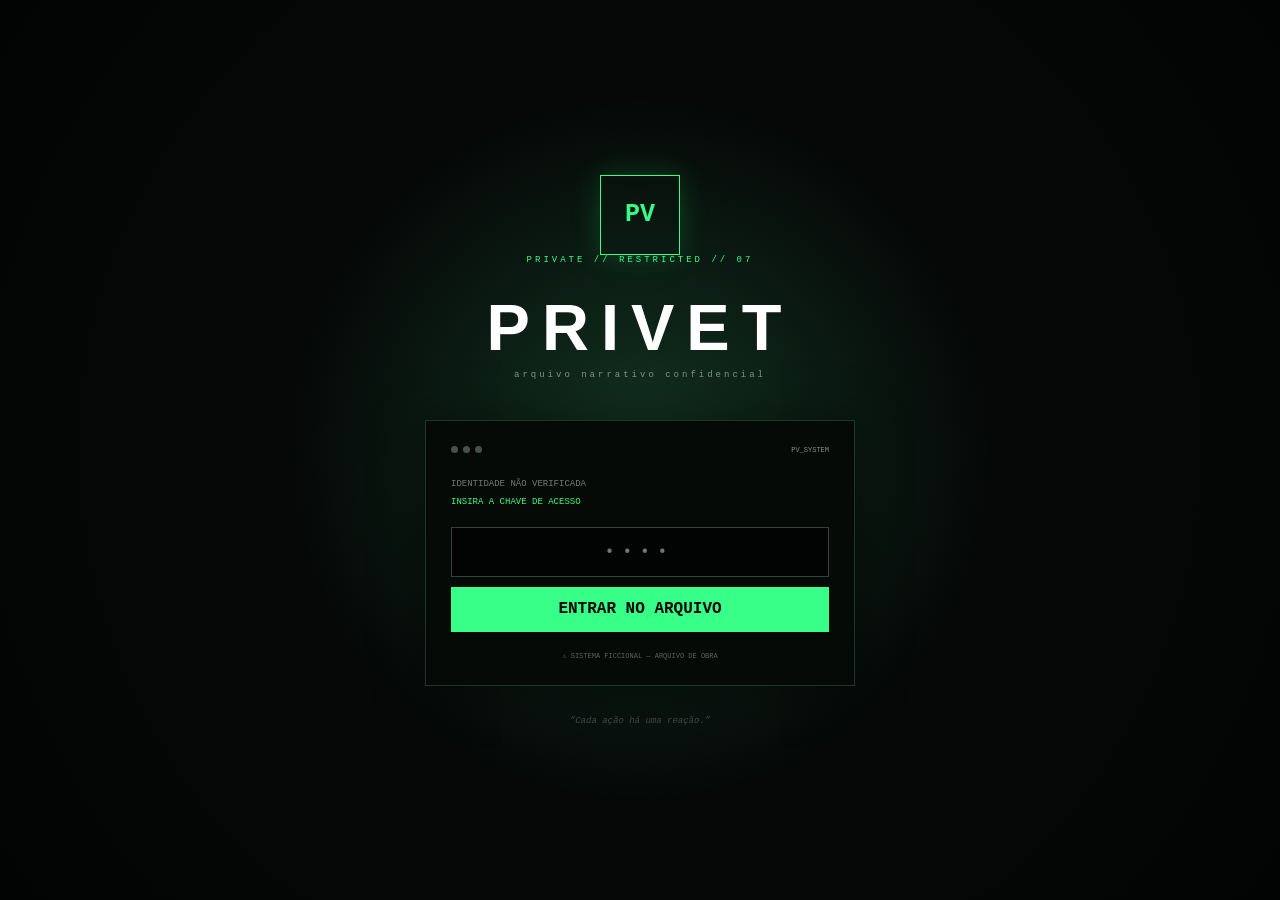
<file: index.html>
<!DOCTYPE html>
<html lang="pt-BR">

<head>
    <meta charset="UTF-8">
    <meta name="viewport" content="width=device-width, initial-scale=1.0">
    <title>PV — Acesso Restrito</title>
    <link rel="stylesheet" href="style.css">
</head>

<body class="login-body">

    <div class="noise"></div>

    <main class="login">

        <div class="login-symbol">
            PV
        </div>

        <p class="classified">PRIVATE // RESTRICTED // 07</p>

        <h1>PRIVET</h1>

        <p class="login-subtitle">
            arquivo narrativo confidencial
        </p>

        <div class="terminal">

            <div class="terminal-top">
                <span></span>
                <span></span>
                <span></span>
                <small>PV_SYSTEM</small>
            </div>

            <p class="terminal-text">
                IDENTIDADE NÃO VERIFICADA
            </p>

            <p class="terminal-text green">
                INSIRA A CHAVE DE ACESSO
            </p>

            <form action="inicio.html">

                <input
                    type="password"
                    name="senha"
                    placeholder="••••"
                    required
                    pattern="0007"
                    maxlength="4"
                    title="Código incorreto."
                >

                <button type="submit">
                    ENTRAR NO ARQUIVO
                </button>

            </form>

            <small class="warning">
                ⚠ SISTEMA FICCIONAL — ARQUIVO DE OBRA
            </small>

        </div>

        <p class="login-footer">
            “Cada ação há uma reação.”
        </p>

    </main>

</body>
</html>
</file>
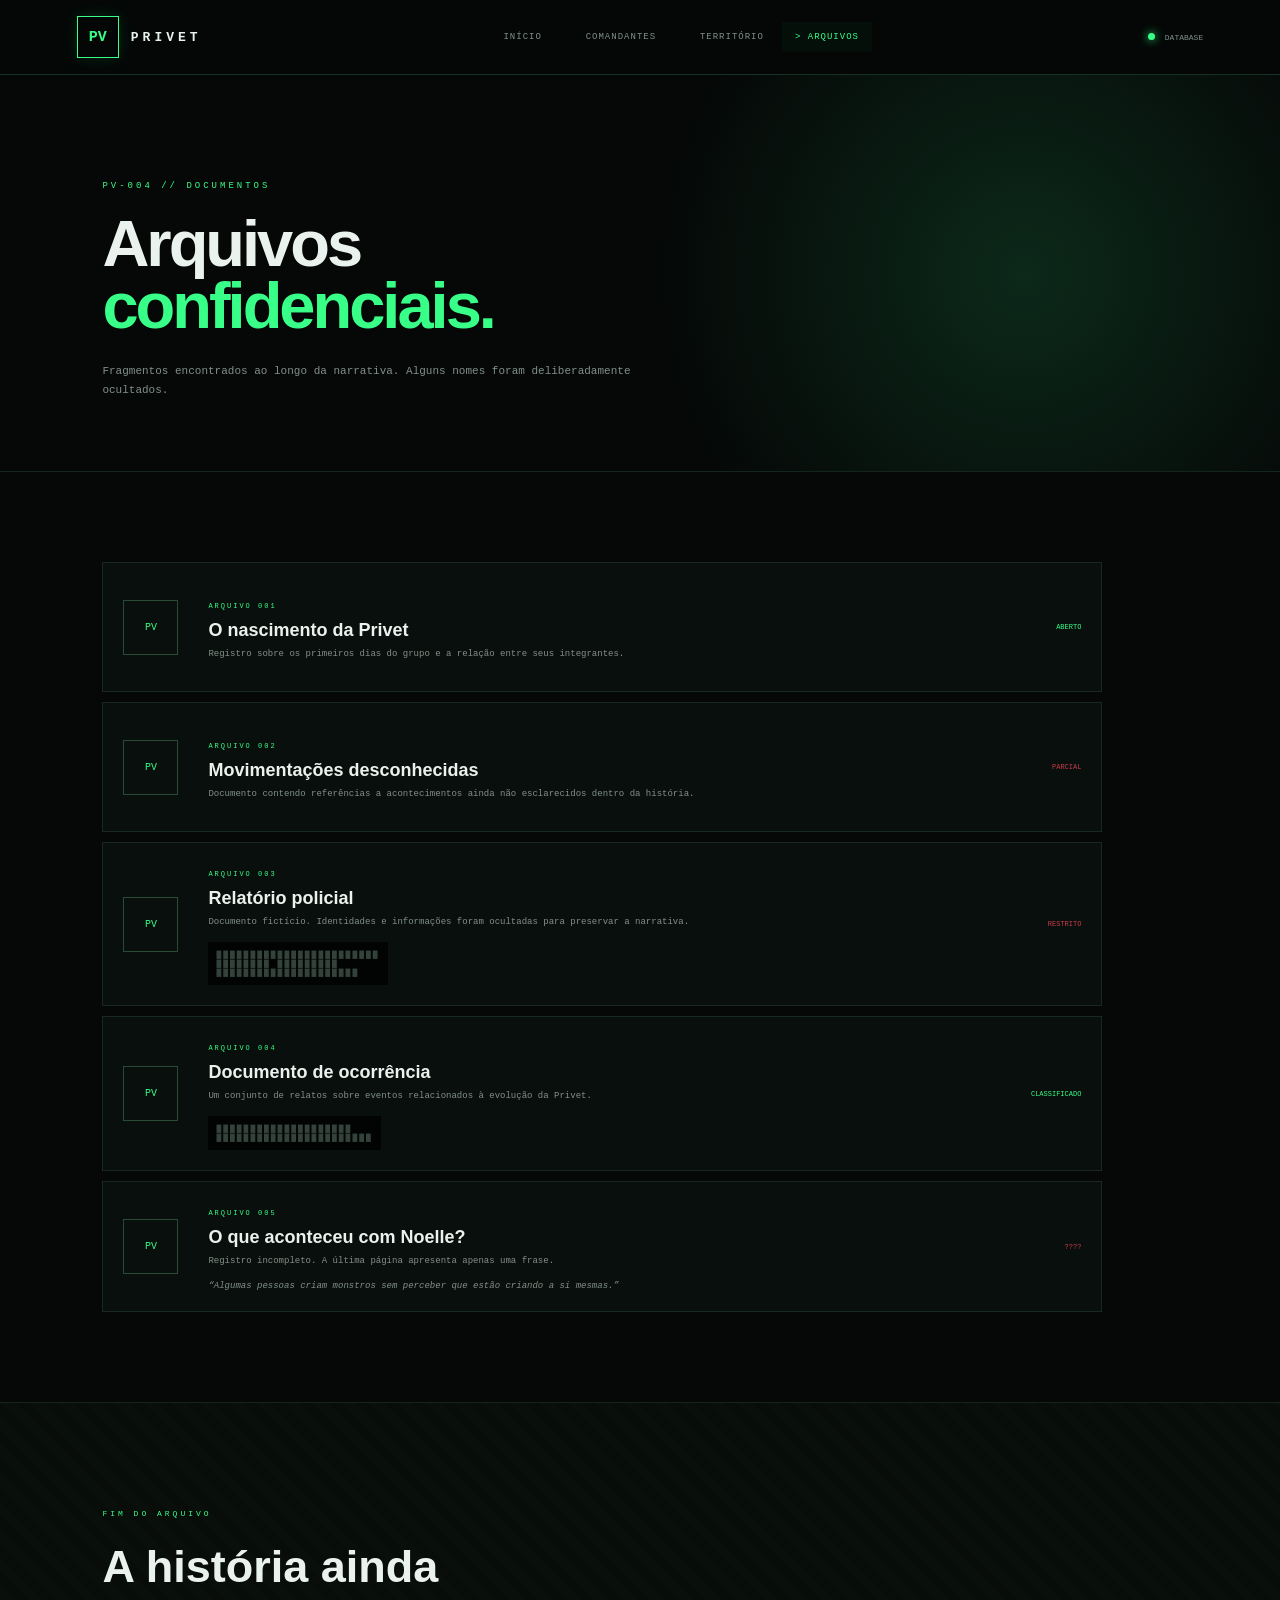
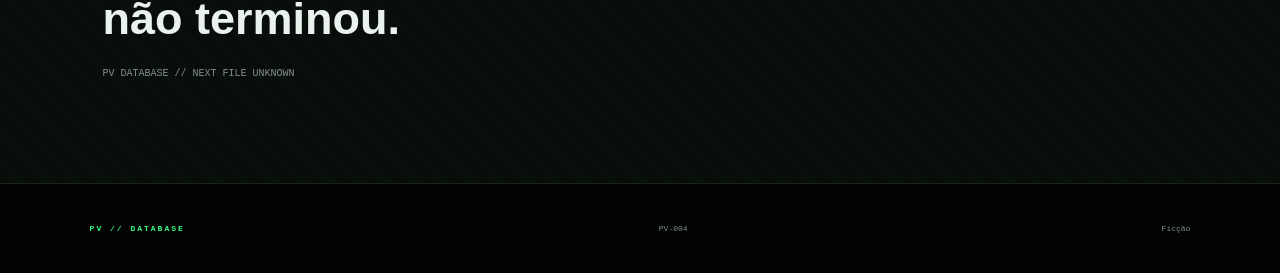
<file: arquivos.html>
<!DOCTYPE html>
<html lang="pt-BR">

<head>
    <meta charset="UTF-8">
    <meta name="viewport" content="width=device-width, initial-scale=1.0">
    <title>Privet — Arquivos</title>
    <link rel="stylesheet" href="style.css">
</head>

<body>

<header>

    <div class="logo">
        <strong>PV</strong>
        <span>PRIVET</span>
    </div>

    <nav>
        <a href="inicio.html">INÍCIO</a>
        <a href="comandantes.html">COMANDANTES</a>
        <a href="mapa.html">TERRITÓRIO</a>
        <a class="ativo" href="arquivos.html">ARQUIVOS</a>
    </nav>

    <div class="status">
        <i></i> DATABASE
    </div>

</header>


<section class="page-header">

    <span class="classified">
        PV-004 // DOCUMENTOS
    </span>

    <h1>
        Arquivos<br>
        <span>confidenciais.</span>
    </h1>

    <p>
        Fragmentos encontrados ao longo da narrativa.
        Alguns nomes foram deliberadamente ocultados.
    </p>

</section>


<section class="section">

    <div class="file-list">


        <article class="file">

            <div class="file-icon">
                PV
            </div>

            <div class="file-main">

                <span>ARQUIVO 001</span>

                <h2>O nascimento da Privet</h2>

                <p>
                    Registro sobre os primeiros dias do grupo
                    e a relação entre seus integrantes.
                </p>

            </div>

            <div class="file-status">
                ABERTO
            </div>

        </article>


        <article class="file">

            <div class="file-icon">
                PV
            </div>

            <div class="file-main">

                <span>ARQUIVO 002</span>

                <h2>Movimentações desconhecidas</h2>

                <p>
                    Documento contendo referências a acontecimentos
                    ainda não esclarecidos dentro da história.
                </p>

            </div>

            <div class="file-status red">
                PARCIAL
            </div>

        </article>


        <article class="file">

            <div class="file-icon">
                PV
            </div>

            <div class="file-main">

                <span>ARQUIVO 003</span>

                <h2>Relatório policial</h2>

                <p>
                    Documento fictício. Identidades e informações
                    foram ocultadas para preservar a narrativa.
                </p>

                <div class="redacted">
                    ████████████████████████
                    <br>
                    ████████ █████████
                    <br>
                    █████████████████████
                </div>

            </div>

            <div class="file-status red">
                RESTRITO
            </div>

        </article>


        <article class="file">

            <div class="file-icon">
                PV
            </div>

            <div class="file-main">

                <span>ARQUIVO 004</span>

                <h2>Documento de ocorrência</h2>

                <p>
                    Um conjunto de relatos sobre eventos relacionados
                    à evolução da Privet.
                </p>

                <div class="redacted">
                    ████████████████████
                    <br>
                    ███████████████████████
                </div>

            </div>

            <div class="file-status">
                CLASSIFICADO
            </div>

        </article>


        <article class="file">

            <div class="file-icon">
                PV
            </div>

            <div class="file-main">

                <span>ARQUIVO 005</span>

                <h2>O que aconteceu com Noelle?</h2>

                <p>
                    Registro incompleto. A última página apresenta
                    apenas uma frase.
                </p>

                <blockquote>
                    “Algumas pessoas criam monstros sem perceber
                    que estão criando a si mesmas.”
                </blockquote>

            </div>

            <div class="file-status red">
                ????
            </div>

        </article>

    </div>

</section>


<section class="classified-section final">

    <span>FIM DO ARQUIVO</span>

    <h2>
        A história ainda<br>
        não terminou.
    </h2>

    <p>
        PV DATABASE // NEXT FILE UNKNOWN
    </p>

</section>


<footer>

    <strong>PV // DATABASE</strong>
    <span>PV-004</span>
    <span>Ficção</span>

</footer>

</body>
</html>
</file>
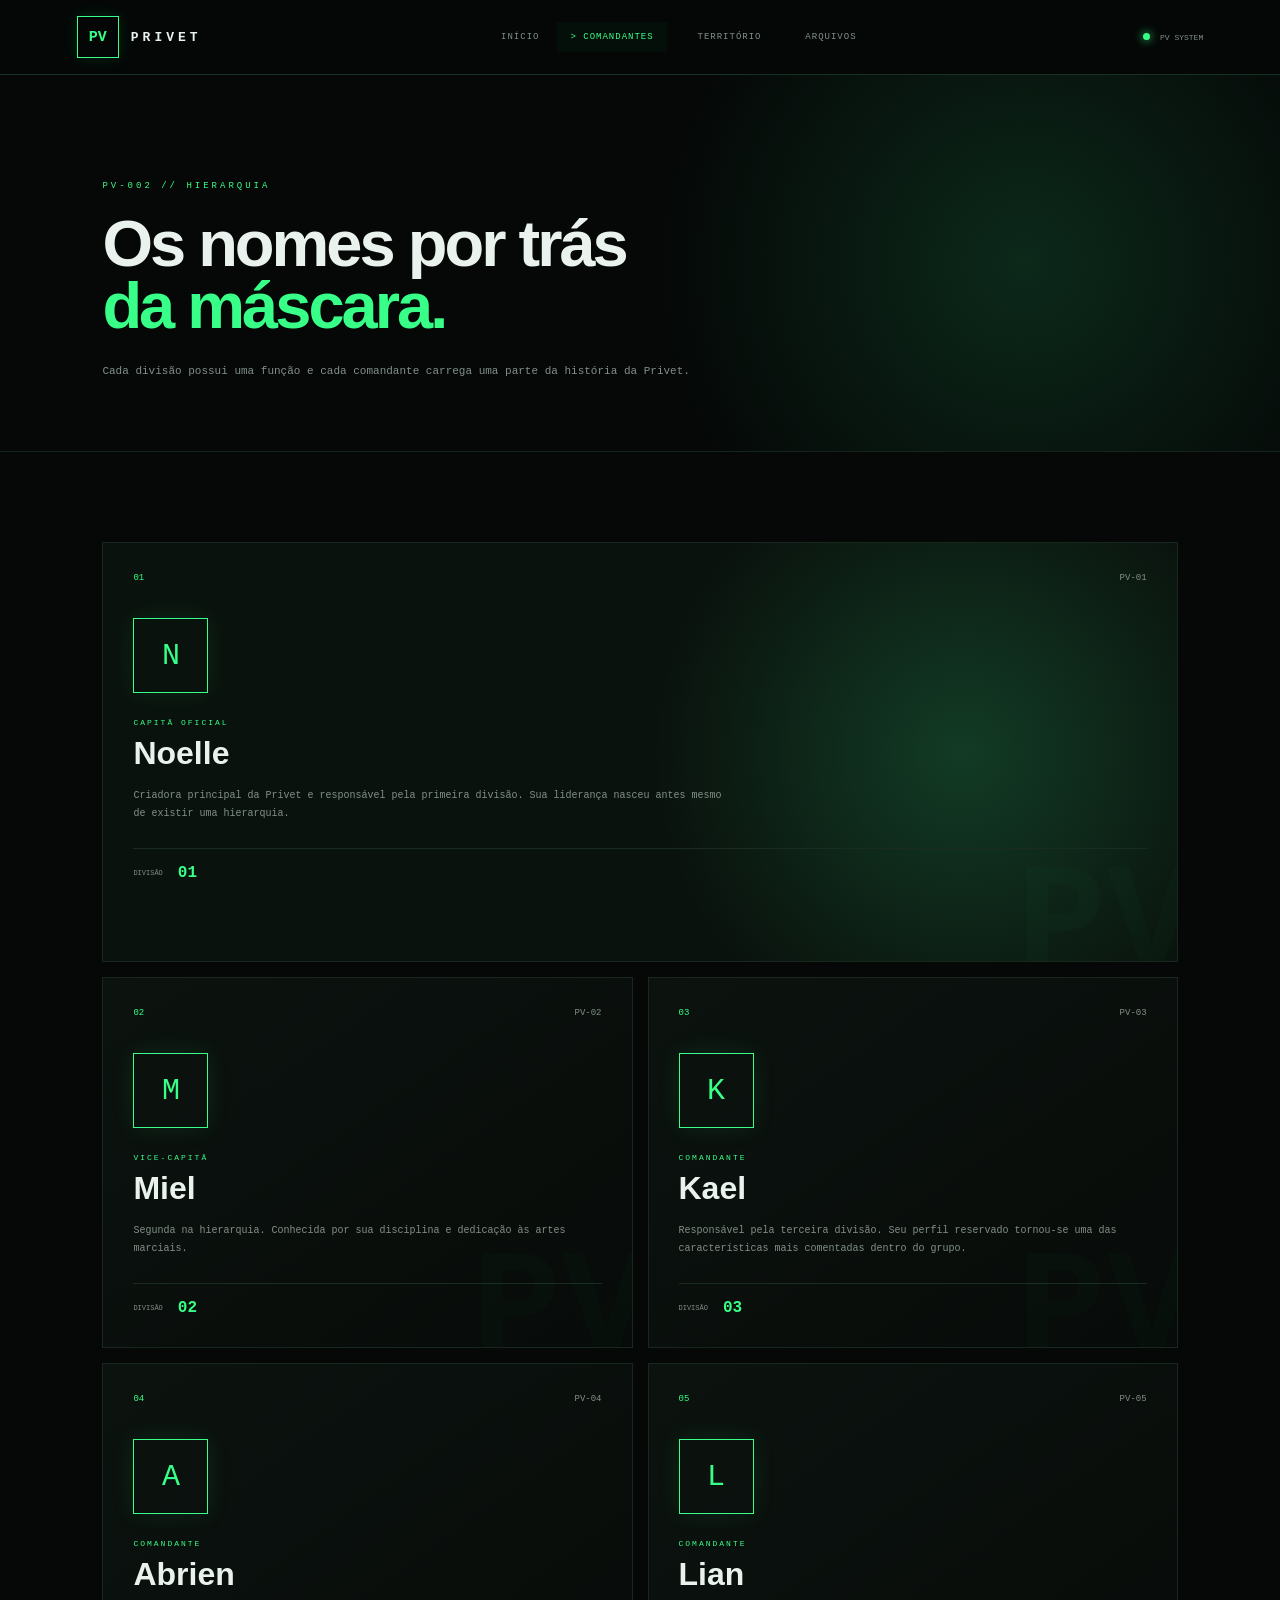
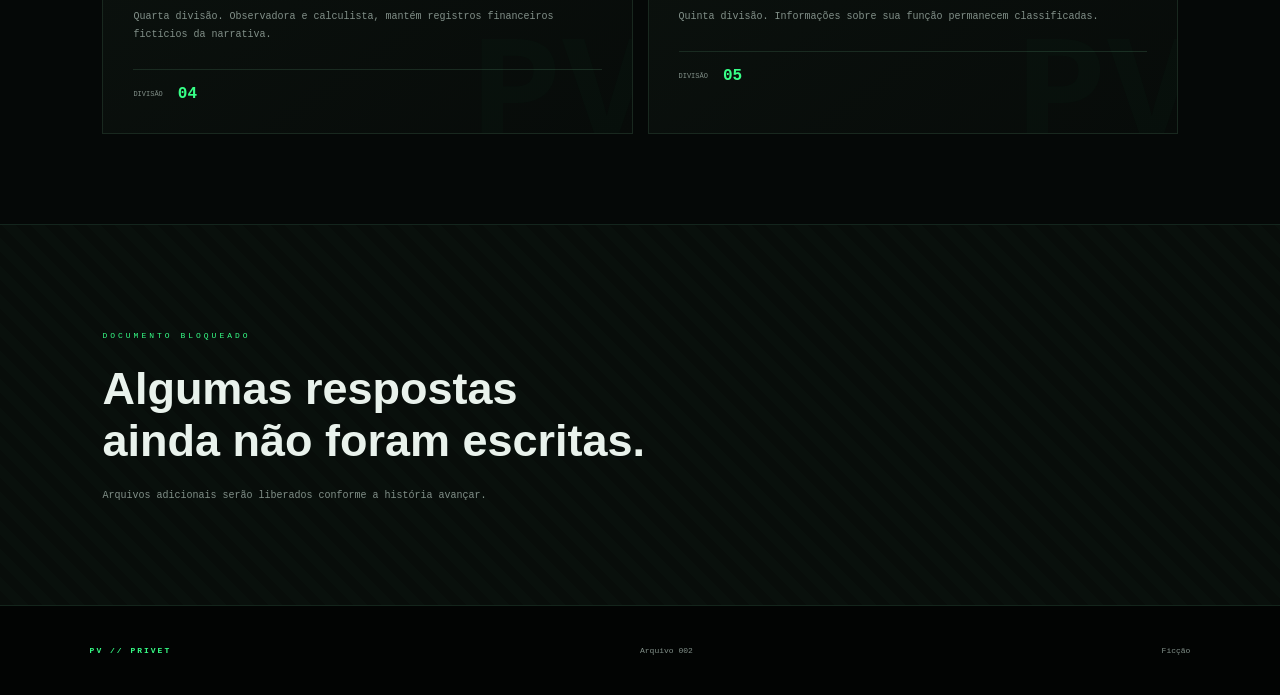
<file: comandantes.html>
<!DOCTYPE html>
<html lang="pt-BR">

<head>
    <meta charset="UTF-8">
    <meta name="viewport" content="width=device-width, initial-scale=1.0">
    <title>Privet — Comandantes</title>
    <link rel="stylesheet" href="style.css">
</head>

<body>

<header>

    <div class="logo">
        <strong>PV</strong>
        <span>PRIVET</span>
    </div>

    <nav>
        <a href="inicio.html">INÍCIO</a>
        <a class="ativo" href="comandantes.html">COMANDANTES</a>
        <a href="mapa.html">TERRITÓRIO</a>
        <a href="arquivos.html">ARQUIVOS</a>
    </nav>

    <div class="status">
        <i></i> PV SYSTEM
    </div>

</header>


<section class="page-header">

    <span class="classified">
        PV-002 // HIERARQUIA
    </span>

    <h1>
        Os nomes por trás<br>
        <span>da máscara.</span>
    </h1>

    <p>
        Cada divisão possui uma função e cada comandante carrega
        uma parte da história da Privet.
    </p>

</section>


<section class="section">

    <div class="commander-grid">

        <article class="commander main">

            <div class="commander-top">
                <span>01</span>
                <i>PV-01</i>
            </div>

            <div class="commander-symbol">
                N
            </div>

            <span class="rank">
                CAPITÃ OFICIAL
            </span>

            <h2>Noelle</h2>

            <p>
                Criadora principal da Privet e responsável pela
                primeira divisão. Sua liderança nasceu antes mesmo
                de existir uma hierarquia.
            </p>

            <div class="commander-footer">
                <span>DIVISÃO</span>
                <strong>01</strong>
            </div>

        </article>


        <article class="commander">

            <div class="commander-top">
                <span>02</span>
                <i>PV-02</i>
            </div>

            <div class="commander-symbol">
                M
            </div>

            <span class="rank">
                VICE-CAPITÃ
            </span>

            <h2>Miel</h2>

            <p>
                Segunda na hierarquia. Conhecida por sua disciplina
                e dedicação às artes marciais.
            </p>

            <div class="commander-footer">
                <span>DIVISÃO</span>
                <strong>02</strong>
            </div>

        </article>


        <article class="commander">

            <div class="commander-top">
                <span>03</span>
                <i>PV-03</i>
            </div>

            <div class="commander-symbol">
                K
            </div>

            <span class="rank">
                COMANDANTE
            </span>

            <h2>Kael</h2>

            <p>
                Responsável pela terceira divisão.
                Seu perfil reservado tornou-se uma das características
                mais comentadas dentro do grupo.
            </p>

            <div class="commander-footer">
                <span>DIVISÃO</span>
                <strong>03</strong>
            </div>

        </article>


        <article class="commander">

            <div class="commander-top">
                <span>04</span>
                <i>PV-04</i>
            </div>

            <div class="commander-symbol">
                A
            </div>

            <span class="rank">
                COMANDANTE
            </span>

            <h2>Abrien</h2>

            <p>
                Quarta divisão. Observadora e calculista,
                mantém registros financeiros fictícios da narrativa.
            </p>

            <div class="commander-footer">
                <span>DIVISÃO</span>
                <strong>04</strong>
            </div>

        </article>


        <article class="commander">

            <div class="commander-top">
                <span>05</span>
                <i>PV-05</i>
            </div>

            <div class="commander-symbol">
                L
            </div>

            <span class="rank">
                COMANDANTE
            </span>

            <h2>Lian</h2>

            <p>
                Quinta divisão. Informações sobre sua função
                permanecem classificadas.
            </p>

            <div class="commander-footer">
                <span>DIVISÃO</span>
                <strong>05</strong>
            </div>

        </article>

    </div>

</section>


<section class="classified-section">

    <span>DOCUMENTO BLOQUEADO</span>

    <h2>
        Algumas respostas<br>
        ainda não foram escritas.
    </h2>

    <p>
        Arquivos adicionais serão liberados conforme a história avançar.
    </p>

</section>


<footer>

    <strong>PV // PRIVET</strong>

    <span>Arquivo 002</span>

    <span>Ficção</span>

</footer>

</body>
</html>
</file>
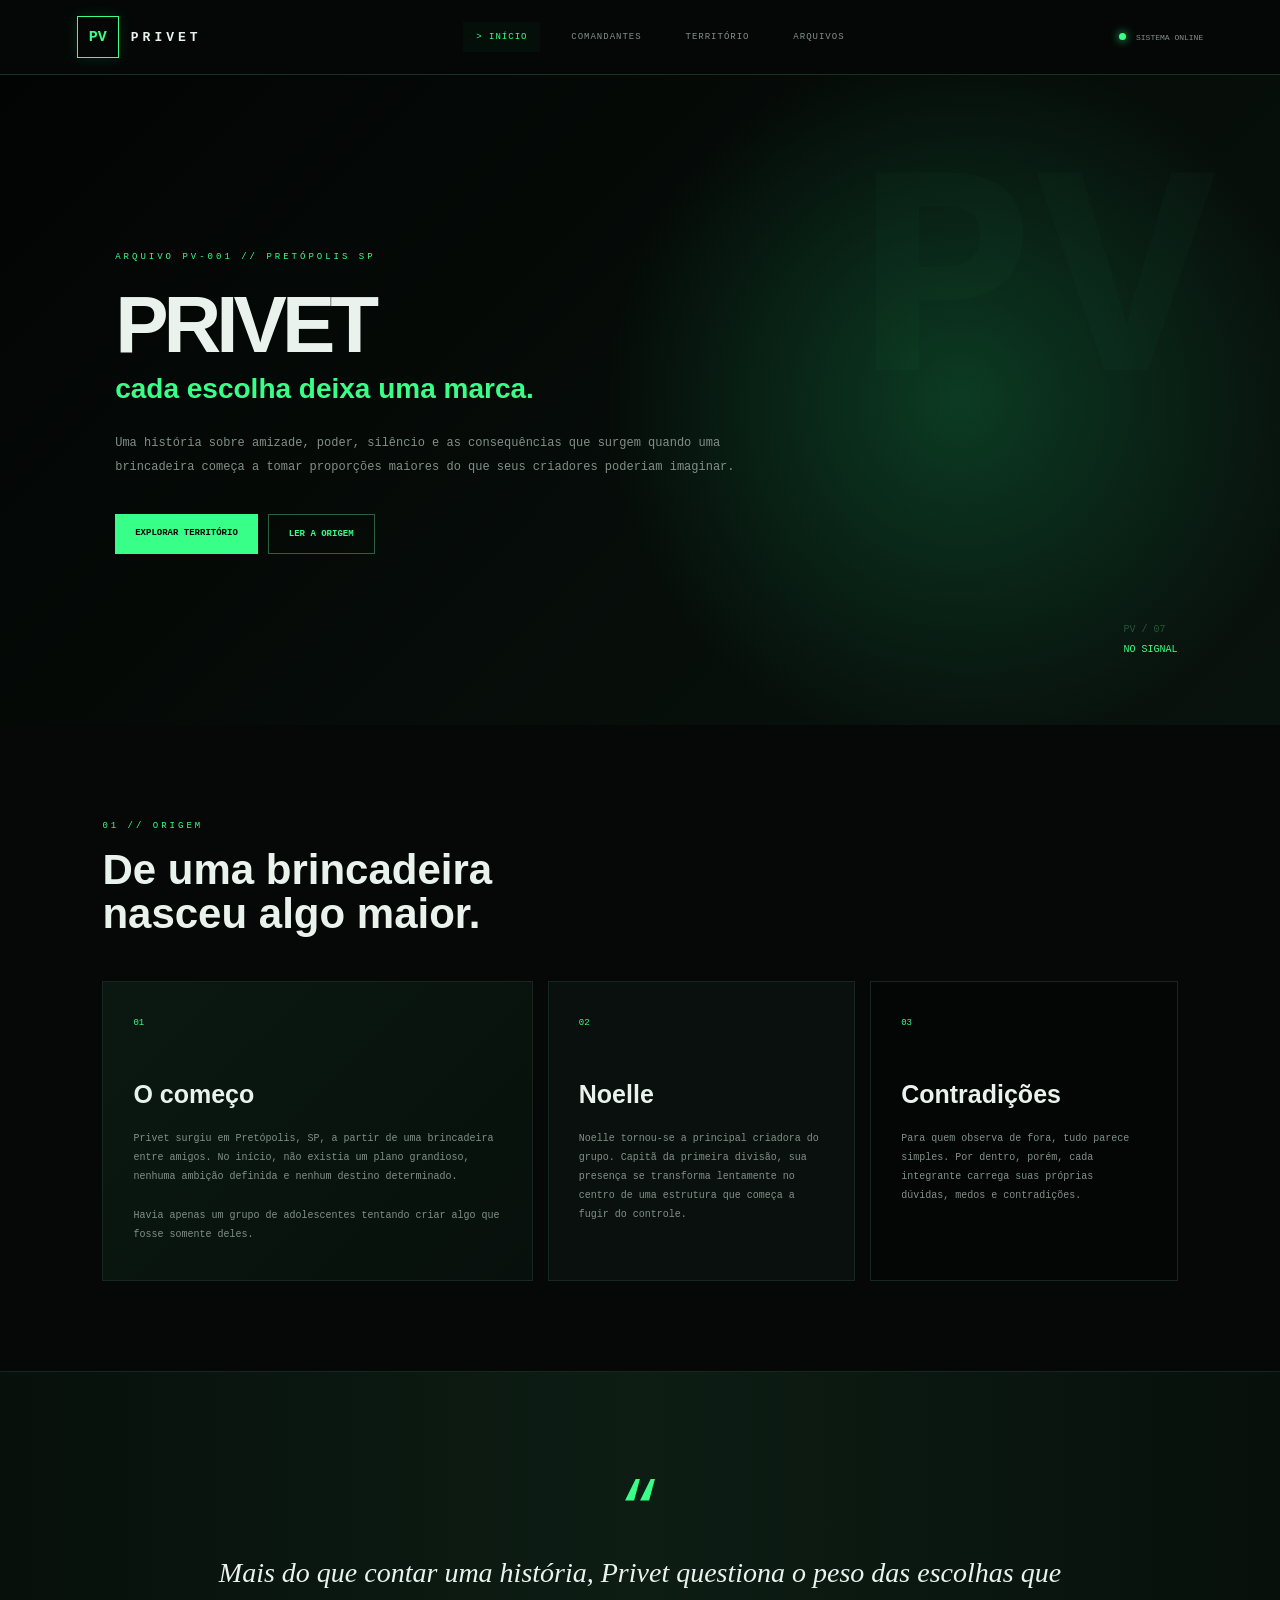
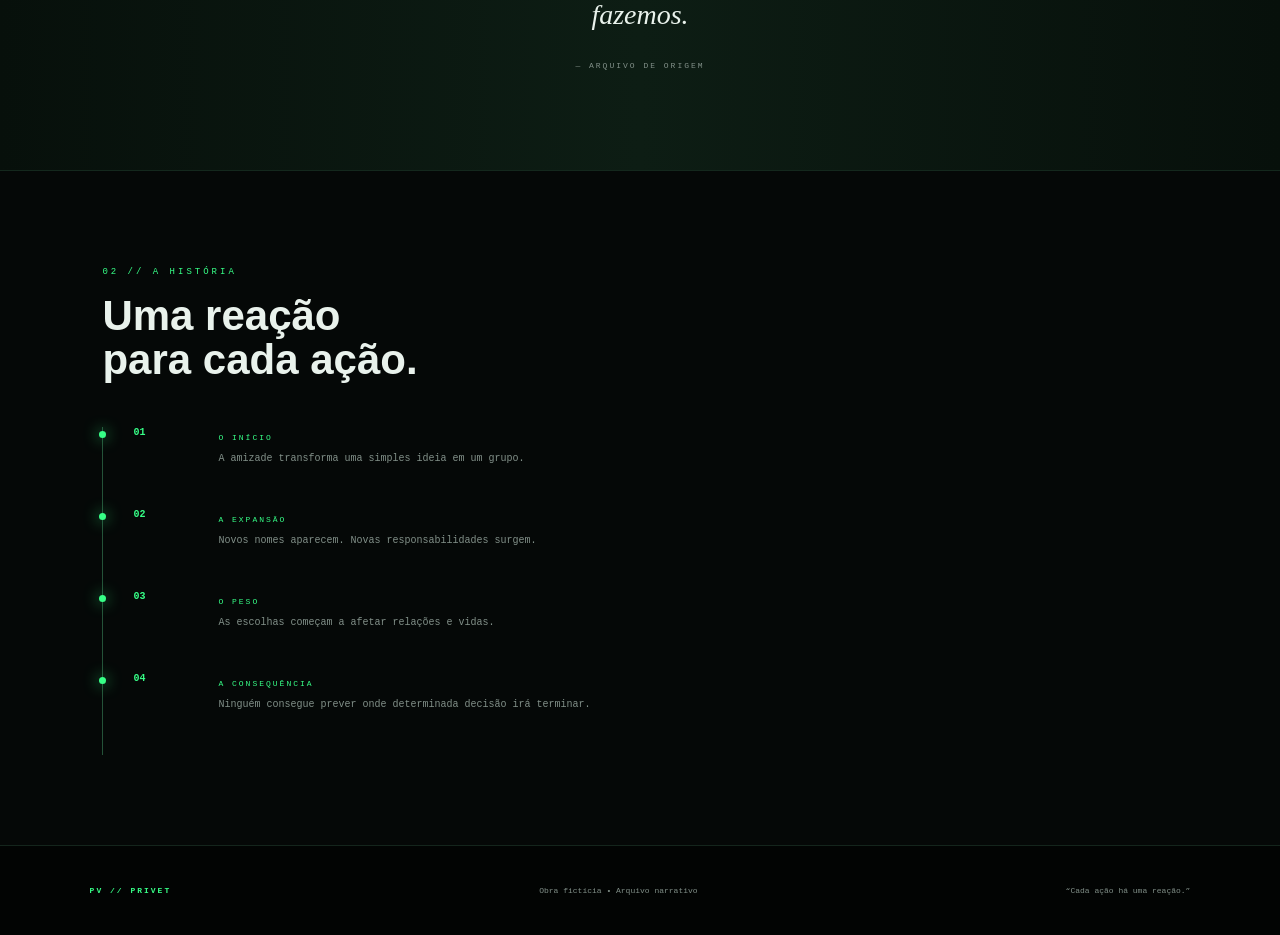
<file: inicio.html>
<!DOCTYPE html>
<html lang="pt-BR">

<head>
    <meta charset="UTF-8">
    <meta name="viewport" content="width=device-width, initial-scale=1.0">
    <title>Privet — Início</title>
    <link rel="stylesheet" href="style.css">
</head>

<body>

<header>

    <div class="logo">
        <strong>PV</strong>
        <span>PRIVET</span>
    </div>

    <nav>
        <a class="ativo" href="inicio.html">INÍCIO</a>
        <a href="comandantes.html">COMANDANTES</a>
        <a href="mapa.html">TERRITÓRIO</a>
        <a href="arquivos.html">ARQUIVOS</a>
    </nav>

    <div class="status">
        <i></i> SISTEMA ONLINE
    </div>

</header>


<section class="hero-pv">

    <div class="hero-overlay"></div>

    <div class="hero-content">

        <span class="classified">ARQUIVO PV-001 // PRETÓPOLIS SP</span>

        <h1>
            PRIVET
            <span>cada escolha deixa uma marca.</span>
        </h1>

        <p>
            Uma história sobre amizade, poder, silêncio e as consequências
            que surgem quando uma brincadeira começa a tomar proporções
            maiores do que seus criadores poderiam imaginar.
        </p>

        <div class="hero-buttons">
            <a href="mapa.html">EXPLORAR TERRITÓRIO</a>
            <a href="#origem" class="outline">LER A ORIGEM</a>
        </div>

    </div>

    <div class="hero-code">
        PV / 07
        <br>
        <span>NO SIGNAL</span>
    </div>

</section>


<section id="origem" class="section">

    <div class="section-title">
        <span>01 // ORIGEM</span>
        <h2>De uma brincadeira<br>nasceu algo maior.</h2>
    </div>

    <div class="origin-grid">

        <article class="story-card big">

            <span class="card-number">01</span>

            <h3>O começo</h3>

            <p>
                Privet surgiu em Pretópolis, SP, a partir de uma brincadeira
                entre amigos. No início, não existia um plano grandioso,
                nenhuma ambição definida e nenhum destino determinado.
            </p>

            <p>
                Havia apenas um grupo de adolescentes tentando criar algo
                que fosse somente deles.
            </p>

        </article>


        <article class="story-card">

            <span class="card-number">02</span>

            <h3>Noelle</h3>

            <p>
                Noelle tornou-se a principal criadora do grupo.
                Capitã da primeira divisão, sua presença se transforma
                lentamente no centro de uma estrutura que começa a fugir
                do controle.
            </p>

        </article>


        <article class="story-card dark">

            <span class="card-number">03</span>

            <h3>Contradições</h3>

            <p>
                Para quem observa de fora, tudo parece simples.
                Por dentro, porém, cada integrante carrega suas próprias
                dúvidas, medos e contradições.
            </p>

        </article>

    </div>

</section>


<section class="quote-section">

    <div class="quote-mark">“</div>

    <blockquote>
        Mais do que contar uma história, Privet questiona
        o peso das escolhas que fazemos.
    </blockquote>

    <small>
        — ARQUIVO DE ORIGEM
    </small>

</section>


<section class="section">

    <div class="section-title">
        <span>02 // A HISTÓRIA</span>
        <h2>Uma reação<br>para cada ação.</h2>
    </div>

    <div class="timeline">

        <div class="timeline-item">
            <b>01</b>
            <div>
                <span>O INÍCIO</span>
                <p>A amizade transforma uma simples ideia em um grupo.</p>
            </div>
        </div>

        <div class="timeline-item">
            <b>02</b>
            <div>
                <span>A EXPANSÃO</span>
                <p>Novos nomes aparecem. Novas responsabilidades surgem.</p>
            </div>
        </div>

        <div class="timeline-item">
            <b>03</b>
            <div>
                <span>O PESO</span>
                <p>As escolhas começam a afetar relações e vidas.</p>
            </div>
        </div>

        <div class="timeline-item">
            <b>04</b>
            <div>
                <span>A CONSEQUÊNCIA</span>
                <p>Ninguém consegue prever onde determinada decisão irá terminar.</p>
            </div>
        </div>

    </div>

</section>


<footer>

    <strong>PV // PRIVET</strong>

    <span>
        Obra fictícia • Arquivo narrativo
    </span>

    <span>
        “Cada ação há uma reação.”
    </span>

</footer>

</body>
</html>
</file>
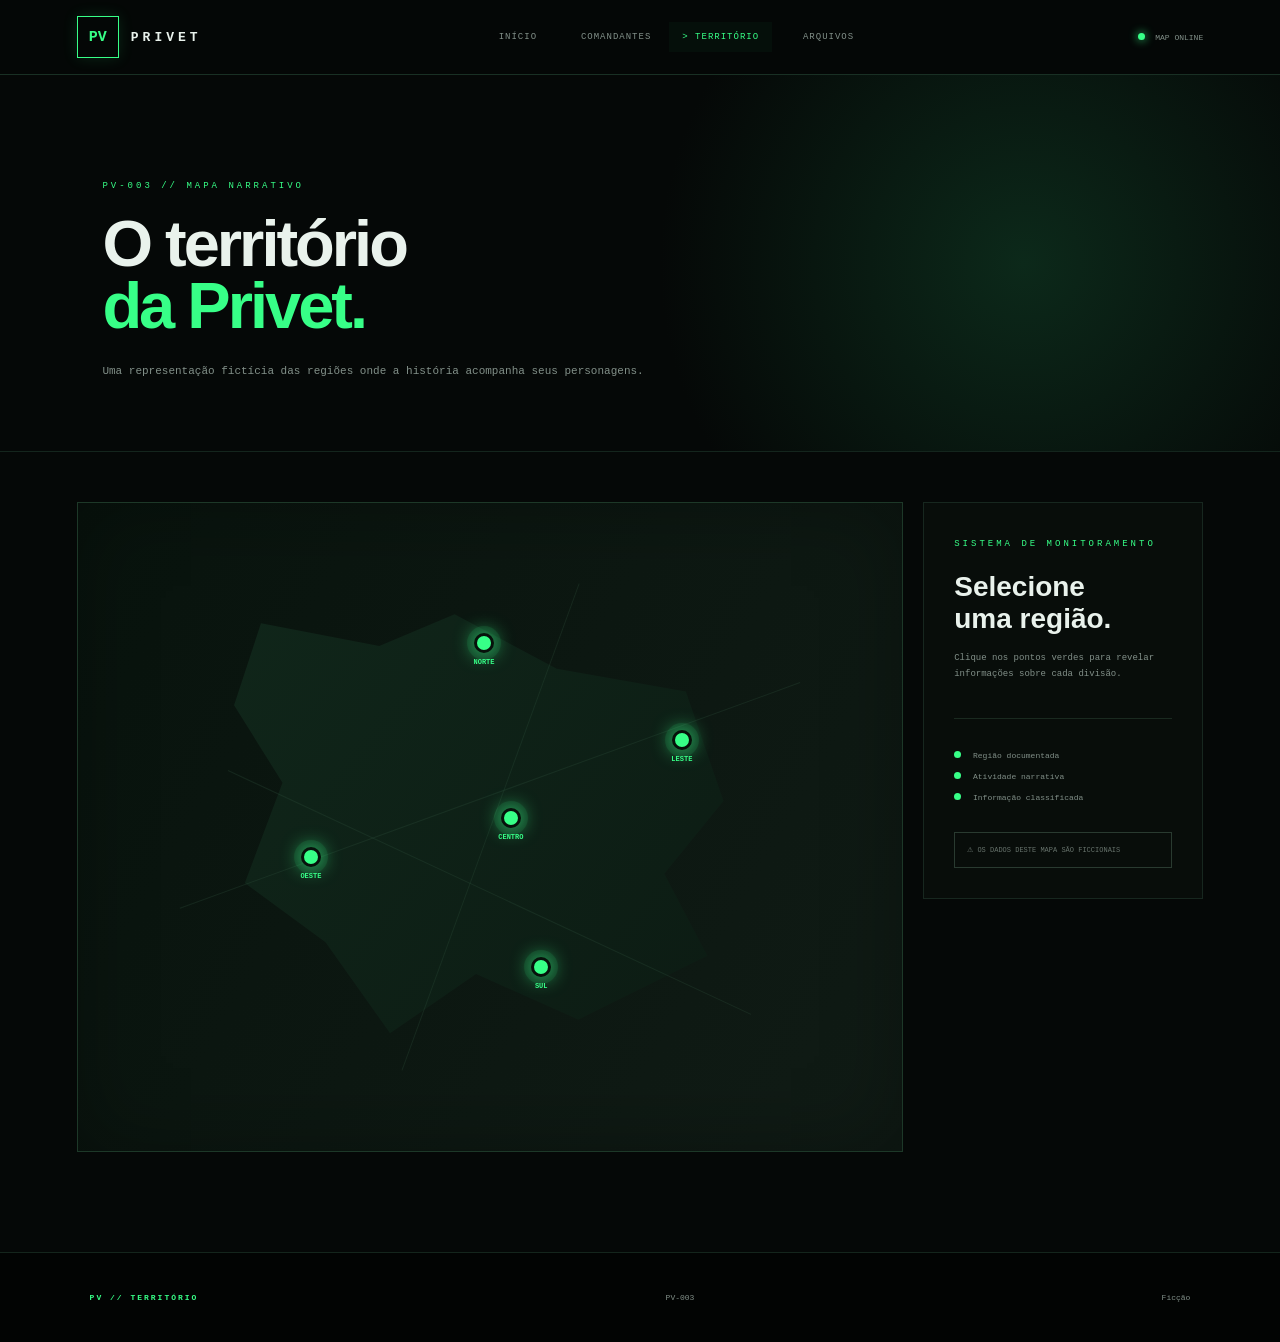
<file: mapa.html>
<!DOCTYPE html>
<html lang="pt-BR">

<head>
    <meta charset="UTF-8">
    <meta name="viewport" content="width=device-width, initial-scale=1.0">
    <title>Privet — Território</title>
    <link rel="stylesheet" href="style.css">
</head>

<body>

<header>

    <div class="logo">
        <strong>PV</strong>
        <span>PRIVET</span>
    </div>

    <nav>
        <a href="inicio.html">INÍCIO</a>
        <a href="comandantes.html">COMANDANTES</a>
        <a class="ativo" href="mapa.html">TERRITÓRIO</a>
        <a href="arquivos.html">ARQUIVOS</a>
    </nav>

    <div class="status">
        <i></i> MAP ONLINE
    </div>

</header>


<section class="page-header">

    <span class="classified">
        PV-003 // MAPA NARRATIVO
    </span>

    <h1>
        O território<br>
        <span>da Privet.</span>
    </h1>

    <p>
        Uma representação fictícia das regiões onde a história
        acompanha seus personagens.
    </p>

</section>


<section class="map-section">

    <div class="map">

        <div class="roads road1"></div>
        <div class="roads road2"></div>
        <div class="roads road3"></div>

        <!-- REGIÃO 1 -->

        <div class="region r1">

            <input type="checkbox" id="r1">

            <label for="r1">
                <span class="map-dot"></span>
                <b>NORTE</b>
            </label>

            <div class="map-info">

                <label for="r1" class="close">×</label>

                <span>REGIÃO 01</span>

                <h2>Norte</h2>

                <p>
                    Área associada à primeira divisão.
                    É onde a presença de Noelle aparece
                    com maior frequência na narrativa.
                </p>

                <strong>
                    COMANDO: NOELLE
                </strong>

                <div class="map-bar">
                    <i></i>
                </div>

                <small>
                    atividade narrativa: elevada
                </small>

            </div>

            <div class="confetti">
                <i></i><i></i><i></i><i></i><i></i>
                <i></i><i></i><i></i><i></i><i></i>
            </div>

        </div>


        <!-- REGIÃO 2 -->

        <div class="region r2">

            <input type="checkbox" id="r2">

            <label for="r2">
                <span class="map-dot"></span>
                <b>CENTRO</b>
            </label>

            <div class="map-info">

                <label for="r2" class="close">×</label>

                <span>REGIÃO 02</span>

                <h2>Centro</h2>

                <p>
                    Região marcada pela movimentação dos
                    personagens e pelos acontecimentos que
                    conectam diferentes partes da história.
                </p>

                <strong>
                    COMANDO: MIEL
                </strong>

                <div class="map-bar">
                    <i></i>
                </div>

                <small>
                    atividade narrativa: moderada
                </small>

            </div>

            <div class="confetti">
                <i></i><i></i><i></i><i></i><i></i>
                <i></i><i></i><i></i><i></i><i></i>
            </div>

        </div>


        <!-- REGIÃO 3 -->

        <div class="region r3">

            <input type="checkbox" id="r3">

            <label for="r3">
                <span class="map-dot"></span>
                <b>LESTE</b>
            </label>

            <div class="map-info">

                <label for="r3" class="close">×</label>

                <span>REGIÃO 03</span>

                <h2>Leste</h2>

                <p>
                    Uma das áreas mais silenciosas do mapa.
                    Poucos personagens sabem exatamente
                    o que acontece por aqui.
                </p>

                <strong>
                    COMANDO: KAEL
                </strong>

                <div class="map-bar">
                    <i></i>
                </div>

                <small>
                    atividade narrativa: desconhecida
                </small>

            </div>

            <div class="confetti">
                <i></i><i></i><i></i><i></i><i></i>
                <i></i><i></i><i></i><i></i><i></i>
            </div>

        </div>


        <!-- REGIÃO 4 -->

        <div class="region r4">

            <input type="checkbox" id="r4">

            <label for="r4">
                <span class="map-dot"></span>
                <b>SUL</b>
            </label>

            <div class="map-info">

                <label for="r4" class="close">×</label>

                <span>REGIÃO 04</span>

                <h2>Sul</h2>

                <p>
                    Local relacionado à quarta divisão.
                    Registros apontam para acontecimentos
                    importantes na evolução da trama.
                </p>

                <strong>
                    COMANDO: ABRIEN
                </strong>

                <div class="map-bar">
                    <i></i>
                </div>

                <small>
                    atividade narrativa: crescente
                </small>

            </div>

            <div class="confetti">
                <i></i><i></i><i></i><i></i><i></i>
                <i></i><i></i><i></i><i></i><i></i>
            </div>

        </div>


        <!-- REGIÃO 5 -->

        <div class="region r5">

            <input type="checkbox" id="r5">

            <label for="r5">
                <span class="map-dot"></span>
                <b>OESTE</b>
            </label>

            <div class="map-info">

                <label for="r5" class="close">×</label>

                <span>REGIÃO 05</span>

                <h2>Oeste</h2>

                <p>
                    Uma região pouco documentada.
                    O nome de Lian aparece em alguns
                    registros fragmentados.
                </p>

                <strong>
                    COMANDO: LIAN
                </strong>

                <div class="map-bar">
                    <i></i>
                </div>

                <small>
                    atividade narrativa: baixa
                </small>

            </div>

            <div class="confetti">
                <i></i><i></i><i></i><i></i><i></i>
                <i></i><i></i><i></i><i></i><i></i>
            </div>

        </div>

    </div>


    <aside class="map-side">

        <span class="classified">
            SISTEMA DE MONITORAMENTO
        </span>

        <h2>
            Selecione<br>
            uma região.
        </h2>

        <p>
            Clique nos pontos verdes para revelar
            informações sobre cada divisão.
        </p>

        <div class="legend">

            <div>
                <i></i>
                Região documentada
            </div>

            <div>
                <i></i>
                Atividade narrativa
            </div>

            <div>
                <i></i>
                Informação classificada
            </div>

        </div>

        <div class="map-warning">
            ⚠ OS DADOS DESTE MAPA SÃO FICCIONAIS
        </div>

    </aside>

</section>


<footer>

    <strong>PV // TERRITÓRIO</strong>
    <span>PV-003</span>
    <span>Ficção</span>

</footer>

</body>
</html>
</file>
<file: style.css>
/* =====================================================
   PRIVET // PV
   SISTEMA VISUAL
   RESPONSIVO — PC / TABLET / CELULAR
===================================================== */

* {
    margin: 0;
    padding: 0;
    box-sizing: border-box;
}

:root {
    --black: #050807;
    --black2: #0a0e0c;
    --black3: #111714;

    --green: #37ff87;
    --green2: #18b95d;
    --green-dark: #0d6939;

    --white: #e9f2ec;
    --gray: #829089;
    --gray2: #46514b;

    --red: #c93b4b;
}

html {
    scroll-behavior: smooth;
    width: 100%;
    overflow-x: hidden;
}

body {
    width: 100%;
    min-height: 100%;
    background: var(--black);
    color: var(--white);
    font-family: "Courier New", monospace;
    overflow-x: hidden;
}

img {
    max-width: 100%;
    height: auto;
}

button,
input,
textarea,
select {
    font: inherit;
}

a {
    -webkit-tap-highlight-color: transparent;
}

/* =====================================================
   RUÍDO / ATMOSFERA
===================================================== */

body::before {
    content: "";

    position: fixed;
    inset: 0;

    pointer-events: none;
    z-index: 999;

    opacity: .08;

    background-image:
        repeating-linear-gradient(
            0deg,
            transparent,
            transparent 2px,
            #ffffff08 3px
        );

    animation: scan 8s linear infinite;
}

@keyframes scan {
    from {
        transform: translateY(-30px);
    }

    to {
        transform: translateY(30px);
    }
}

/* =====================================================
   HEADER
===================================================== */

header {
    width: 100%;
    min-height: 75px;
    height: auto;

    padding: 12px 6%;

    display: flex;
    align-items: center;
    justify-content: space-between;

    gap: 20px;

    background: #050807ef;

    border-bottom: 1px solid #193024;

    position: sticky;
    top: 0;

    z-index: 100;

    backdrop-filter: blur(12px);
}

.logo {
    display: flex;
    align-items: center;
    gap: 12px;

    flex-shrink: 0;
}

.logo strong {
    width: 42px;
    height: 42px;

    display: flex;
    align-items: center;
    justify-content: center;

    border: 1px solid var(--green);

    color: var(--green);

    font-size: 15px;

    box-shadow:
        0 0 15px #37ff8720;

    animation: logoPulse 3s infinite;
}

@keyframes logoPulse {
    50% {
        box-shadow:
            0 0 25px #37ff8745;
    }
}

.logo span {
    letter-spacing: 4px;
    font-weight: bold;
    font-size: 13px;
}

nav {
    display: flex;
    align-items: center;
    gap: 5px;

    flex-wrap: wrap;
}

nav a {
    padding: 10px 13px;

    color: var(--gray);

    text-decoration: none;

    font-size: 9px;
    letter-spacing: 1px;

    position: relative;

    transition: .3s;
}

nav a::before {
    content: "> ";

    opacity: 0;

    color: var(--green);

    transition: .3s;
}

nav a:hover,
nav a.ativo {
    color: var(--green);
    background: #37ff8708;
}

nav a:hover::before,
nav a.ativo::before {
    opacity: 1;
}

.status {
    color: var(--gray);
    font-size: 8px;
    white-space: nowrap;
}

.status i {
    display: inline-block;

    width: 7px;
    height: 7px;

    margin-right: 5px;

    background: var(--green);

    border-radius: 50%;

    box-shadow: 0 0 10px var(--green);

    animation: blink 1.5s infinite;
}

@keyframes blink {
    50% {
        opacity: .3;
    }
}

/* =====================================================
   TEXTOS
===================================================== */

.classified {
    color: var(--green);

    font-size: 9px;
    letter-spacing: 3px;
}

h1,
h2,
h3 {
    font-family: Arial, sans-serif;
    overflow-wrap: break-word;
}

.green {
    color: var(--green) !important;
}

/* =====================================================
   LOGIN
===================================================== */

.login-body {
    min-height: 100vh;
    min-height: 100dvh;

    display: flex;
    align-items: center;
    justify-content: center;

    padding: 30px 15px;

    background:
        radial-gradient(
            circle at center,
            #123322 0%,
            #050807 45%,
            #020403 100%
        );
}

.login {
    width: min(430px, 100%);

    text-align: center;

    animation: loginIn 1s ease;
}

@keyframes loginIn {
    from {
        opacity: 0;
        transform: translateY(30px);
    }

    to {
        opacity: 1;
        transform: translateY(0);
    }
}

.login-symbol {
    width: 80px;
    height: 80px;

    margin: auto;

    display: flex;
    align-items: center;
    justify-content: center;

    border: 1px solid var(--green);

    color: var(--green);

    font-weight: bold;
    font-size: 25px;

    box-shadow:
        0 0 30px #37ff8730;

    animation: logoPulse 2s infinite;
}

.login h1 {
    margin-top: 25px;

    font-size: clamp(42px, 10vw, 65px);

    letter-spacing: clamp(5px, 2vw, 12px);

    color: white;

    word-break: break-word;
}

.login-subtitle {
    margin-top: 5px;

    color: var(--gray);

    font-size: 9px;
    letter-spacing: 3px;
}

.terminal {
    width: 100%;

    margin-top: 40px;

    padding: 25px;

    text-align: left;

    background: #050a07;

    border: 1px solid #1a3827;

    box-shadow:
        0 0 50px #00000070;
}

.terminal-top {
    display: flex;
    gap: 5px;
    align-items: center;

    margin-bottom: 25px;
}

.terminal-top span {
    width: 7px;
    height: 7px;

    flex: 0 0 7px;

    background: var(--gray2);

    border-radius: 50%;
}

.terminal-top small {
    margin-left: auto;

    color: var(--gray);

    font-size: 7px;
}

.terminal-text {
    color: #6d7d74;

    font-size: 9px;

    margin-bottom: 8px;
}

.terminal form {
    margin-top: 20px;

    display: flex;
    flex-direction: column;

    gap: 10px;
}

.terminal input {
    width: 100%;
    height: 50px;

    padding: 0 15px;

    background: #020403;

    border: 1px solid #294634;

    color: var(--green);

    outline: none;

    font-family: inherit;

    text-align: center;

    letter-spacing: 8px;

    transition: .3s;
}

.terminal input:focus {
    border-color: var(--green);

    box-shadow: 0 0 20px #37ff8718;
}

.terminal input:invalid {
    border-color: #33423a;
}

.terminal input:valid {
    border-color: var(--green);

    box-shadow: 0 0 15px #37ff8720;
}

.terminal button {
    width: 100%;
    min-height: 45px;

    padding: 10px;

    background: var(--green);

    border: none;

    color: #020503;

    font-family: inherit;

    font-weight: bold;

    cursor: pointer;

    transition: .3s;
}

.terminal button:hover {
    background: white;

    box-shadow:
        0 0 25px #37ff8755;
}

.warning {
    display: block;

    margin-top: 20px;

    color: #59645e;

    font-size: 7px;

    text-align: center;
}

.login-footer {
    margin-top: 30px;

    color: #3e4943;

    font-size: 9px;

    font-style: italic;
}

/* =====================================================
   HERO
===================================================== */

.hero-pv {
    min-height: 650px;

    position: relative;

    display: flex;
    align-items: center;

    padding: 80px 9%;

    background:
        radial-gradient(
            circle at 75% 50%,
            #0c3b23 0,
            transparent 35%
        ),
        linear-gradient(
            135deg,
            #020403,
            #09130e
        );

    overflow: hidden;
}

.hero-pv::before {
    content: "PV";

    position: absolute;

    right: 5%;
    top: 10%;

    font-size: 300px;

    font-weight: bold;

    color: #37ff8705;

    line-height: 1;

    pointer-events: none;
}

.hero-content {
    width: 100%;
    max-width: 750px;

    position: relative;

    z-index: 2;

    animation: slideIn 1s ease;
}

@keyframes slideIn {
    from {
        opacity: 0;
        transform: translateX(-40px);
    }

    to {
        opacity: 1;
        transform: translateX(0);
    }
}

.hero-content h1 {
    margin-top: 25px;

    font-size: clamp(50px, 8vw, 80px);

    line-height: .9;

    letter-spacing: -5px;
}

.hero-content h1 span {
    display: block;

    margin-top: 15px;

    color: var(--green);

    font-size: clamp(20px, 3vw, 28px);

    letter-spacing: 0;
}

.hero-content p {
    max-width: 620px;

    margin-top: 30px;

    color: var(--gray);

    font-size: 12px;

    line-height: 2;
}

.hero-buttons {
    display: flex;
    flex-wrap: wrap;

    gap: 10px;

    margin-top: 35px;
}

.hero-buttons a {
    padding: 14px 20px;

    color: #020503;

    background: var(--green);

    text-decoration: none;

    font-size: 9px;
    font-weight: bold;

    transition: .3s;
}

.hero-buttons a:hover {
    box-shadow:
        0 0 30px #37ff8755;

    transform: translateY(-3px);
}

.hero-buttons .outline {
    color: var(--green);

    background: transparent;

    border: 1px solid #28623f;
}

.hero-code {
    position: absolute;

    right: 8%;
    bottom: 10%;

    color: #28543a;

    font-size: 10px;

    line-height: 2;
}

.hero-code span {
    color: var(--green);

    animation: blink 2s infinite;
}

/* =====================================================
   SECTION
===================================================== */

.section {
    width: 100%;

    padding: 90px 8%;
}

.section-title span {
    color: var(--green);

    font-size: 9px;

    letter-spacing: 3px;
}

.section-title h2 {
    margin-top: 15px;

    font-size: clamp(32px, 5vw, 42px);

    line-height: 1.05;
}

/* =====================================================
   ORIGEM
===================================================== */

.origin-grid {
    display: grid;

    grid-template-columns: 1.4fr 1fr 1fr;

    gap: 15px;

    margin-top: 45px;
}

.story-card {
    min-height: 300px;

    padding: 30px;

    background: #0a100d;

    border: 1px solid #17271f;

    position: relative;

    transition: .4s;
}

.story-card:hover {
    border-color: var(--green);

    transform: translateY(-8px);

    box-shadow:
        0 15px 35px #00000050;
}

.story-card.big {
    background:
        linear-gradient(
            135deg,
            #0b1811,
            #07100c
        );
}

.story-card.dark {
    background: #030605;
}

.card-number {
    color: var(--green);

    font-size: 9px;
}

.story-card h3 {
    margin-top: 50px;

    font-size: 25px;
}

.story-card p {
    margin-top: 20px;

    color: var(--gray);

    font-size: 10px;

    line-height: 1.9;
}

/* =====================================================
   CITAÇÃO
===================================================== */

.quote-section {
    padding: 100px 15%;

    text-align: center;

    background:
        linear-gradient(
            90deg,
            #07100b,
            #0d1d14,
            #07100b
        );

    border-top: 1px solid #14281d;
    border-bottom: 1px solid #14281d;
}

.quote-mark {
    color: var(--green);

    font-size: 70px;

    height: 50px;
}

.quote-section blockquote {
    margin-top: 30px;

    font-family: Georgia, serif;

    font-size: clamp(20px, 4vw, 28px);

    font-style: italic;

    line-height: 1.5;
}

.quote-section small {
    display: block;

    margin-top: 25px;

    color: var(--gray);

    font-size: 8px;

    letter-spacing: 2px;
}

/* =====================================================
   TIMELINE
===================================================== */

.timeline {
    width: 100%;
    max-width: 800px;

    margin-top: 45px;

    border-left: 1px solid #245238;
}

.timeline-item {
    display: grid;

    grid-template-columns: 60px 1fr;

    gap: 25px;

    padding: 0 0 45px 30px;

    position: relative;
}

.timeline-item::before {
    content: "";

    position: absolute;

    left: -4px;
    top: 4px;

    width: 7px;
    height: 7px;

    background: var(--green);

    border-radius: 50%;

    box-shadow: 0 0 15px var(--green);
}

.timeline-item b {
    color: var(--green);

    font-size: 10px;
}

.timeline-item span {
    color: var(--green);

    font-size: 8px;

    letter-spacing: 2px;
}

.timeline-item p {
    margin-top: 8px;

    color: var(--gray);

    font-size: 10px;
}

/* =====================================================
   PAGE HEADER
===================================================== */

.page-header {
    padding: 100px 8% 70px;

    background:
        radial-gradient(
            circle at 80% 50%,
            #0c291a,
            transparent 35%
        );

    border-bottom: 1px solid #14251d;
}

.page-header h1 {
    margin-top: 20px;

    font-size: clamp(45px, 7vw, 65px);

    line-height: .95;

    letter-spacing: -3px;
}

.page-header h1 span {
    color: var(--green);
}

.page-header p {
    width: 100%;
    max-width: 600px;

    margin-top: 25px;

    color: var(--gray);

    font-size: 11px;

    line-height: 1.8;
}

/* =====================================================
   COMANDANTES
===================================================== */

.commander-grid {
    display: grid;

    grid-template-columns: repeat(2, minmax(0, 1fr));

    gap: 15px;
}

.commander {
    padding: 30px;

    min-height: 360px;

    background:
        linear-gradient(
            145deg,
            #0c130f,
            #070b09
        );

    border: 1px solid #19281f;

    transition: .4s;

    position: relative;

    overflow: hidden;
}

.commander::after {
    content: "PV";

    position: absolute;

    right: -20px;
    bottom: -50px;

    font-size: 150px;

    color: #37ff8705;

    font-weight: bold;

    pointer-events: none;
}

.commander:hover {
    border-color: var(--green);

    transform: translateY(-7px);
}

.commander.main {
    grid-column: span 2;

    min-height: 420px;

    background:
        radial-gradient(
            circle at 80% 50%,
            #123b25,
            transparent 35%
        ),
        #0a120d;
}

.commander-top {
    display: flex;

    justify-content: space-between;

    gap: 15px;

    color: var(--green);

    font-size: 9px;
}

.commander-top i {
    color: var(--gray);

    font-style: normal;
}

.commander-symbol {
    width: 75px;
    height: 75px;

    margin-top: 35px;

    display: flex;

    align-items: center;
    justify-content: center;

    border: 1px solid var(--green);

    color: var(--green);

    font-size: 30px;

    box-shadow: 0 0 25px #37ff8718;
}

.rank {
    display: block;

    margin-top: 25px;

    color: var(--green);

    font-size: 8px;

    letter-spacing: 2px;
}

.commander h2 {
    margin-top: 8px;

    font-size: 32px;
}

.commander p {
    width: 100%;
    max-width: 600px;

    margin-top: 15px;

    color: var(--gray);

    font-size: 10px;

    line-height: 1.8;
}

.commander-footer {
    display: flex;

    flex-wrap: wrap;

    gap: 15px;

    align-items: center;

    margin-top: 25px;

    padding-top: 15px;

    border-top: 1px solid #1a2b21;
}

.commander-footer span {
    color: var(--gray);

    font-size: 7px;
}

.commander-footer strong {
    color: var(--green);
}

/* =====================================================
   CLASSIFIED
===================================================== */

.classified-section {
    padding: 100px 8%;

    background:
        repeating-linear-gradient(
            45deg,
            #080d0a,
            #080d0a 10px,
            #09100c 10px,
            #09100c 20px
        );

    border-top: 1px solid #14251d;
}

.classified-section > span {
    color: var(--green);

    font-size: 8px;

    letter-spacing: 3px;
}

.classified-section h2 {
    margin-top: 20px;

    font-size: clamp(32px, 5vw, 45px);
}

.classified-section p {
    margin-top: 20px;

    color: var(--gray);

    font-size: 10px;

    line-height: 1.8;
}

/* =====================================================
   MAPA
===================================================== */

.map-section {
    width: 100%;

    padding: 50px 6% 100px;

    display: grid;

    grid-template-columns: minmax(0, 1fr) 280px;

    gap: 20px;

    align-items: start;
}

.map {
    width: 100%;

    min-height: 650px;

    position: relative;

    overflow: hidden;

    background:
        linear-gradient(
            120deg,
            #08130d,
            #101b15
        );

    border: 1px solid #1d3828;

    box-shadow:
        inset 0 0 80px #00000050;
}

/* Território */

.map::before {
    content: "";

    position: absolute;

    width: 65%;
    height: 70%;

    left: 17%;
    top: 15%;

    background:
        linear-gradient(
            130deg,
            #10261a,
            #0c1b13
        );

    clip-path: polygon(
        8% 5%,
        30% 10%,
        44% 3%,
        63% 15%,
        87% 20%,
        94% 44%,
        83% 60%,
        91% 78%,
        67% 92%,
        48% 82%,
        32% 95%,
        20% 75%,
        5% 62%,
        12% 40%,
        3% 23%
    );

    border: 1px solid var(--green);

    pointer-events: none;
}

.roads {
    position: absolute;

    background: #31503d;

    opacity: .3;

    pointer-events: none;
}

.road1 {
    width: 80%;
    height: 1px;

    left: 10%;
    top: 45%;

    transform: rotate(-20deg);
}

.road2 {
    width: 1px;
    height: 80%;

    left: 50%;
    top: 10%;

    transform: rotate(20deg);
}

.road3 {
    width: 70%;
    height: 1px;

    left: 15%;
    top: 60%;

    transform: rotate(25deg);
}

/* =====================================================
   REGIÕES
===================================================== */

.region {
    position: absolute;

    z-index: 10;
}

.region input {
    display: none;
}

.region label {
    display: flex;

    flex-direction: column;

    align-items: center;

    gap: 5px;

    cursor: pointer;

    color: var(--green);

    font-size: 7px;

    transition: .3s;

    white-space: nowrap;
}

.region label:hover {
    transform: scale(1.2);
}

.map-dot {
    width: 20px;
    height: 20px;

    background: var(--green);

    border: 3px solid #07110b;

    border-radius: 50%;

    box-shadow:
        0 0 0 7px #37ff8718,
        0 0 20px var(--green);

    animation: mapPulse 2s infinite;
}

@keyframes mapPulse {
    50% {
        box-shadow:
            0 0 0 14px #37ff8705,
            0 0 30px var(--green);
    }
}

.r1 {
    left: 48%;
    top: 20%;
}

.r2 {
    left: 51%;
    top: 47%;
}

.r3 {
    left: 72%;
    top: 35%;
}

.r4 {
    left: 55%;
    top: 70%;
}

.r5 {
    left: 27%;
    top: 53%;
}

/* =====================================================
   INFO DO MAPA
===================================================== */

.map-info {
    position: absolute;

    width: 290px;
    max-width: calc(100vw - 30px);

    left: 35px;
    top: -30px;

    padding: 25px;

    background: #070c09f5;

    border: 1px solid var(--green);

    box-shadow:
        0 15px 40px #00000080;

    opacity: 0;

    visibility: hidden;

    transform: translateY(15px);

    transition: .4s;

    z-index: 30;
}

.region input:checked ~ .map-info {
    opacity: 1;

    visibility: visible;

    transform: translateY(0);
}

.map-info > span {
    color: var(--green);

    font-size: 7px;

    letter-spacing: 2px;
}

.map-info h2 {
    margin-top: 10px;

    font-size: 25px;
}

.map-info p {
    margin-top: 15px;

    color: var(--gray);

    font-size: 9px;

    line-height: 1.7;
}

.map-info strong {
    display: block;

    margin-top: 18px;

    color: var(--green);

    font-size: 8px;
}

.map-info small {
    color: var(--gray);

    font-size: 7px;
}

.close {
    position: absolute;

    right: 12px;
    top: 10px;

    color: var(--gray);

    cursor: pointer;

    font-size: 18px;
}

.map-bar {
    height: 3px;

    margin: 18px 0 7px;

    background: #17251d;
}

.map-bar i {
    display: block;

    height: 100%;

    width: 75%;

    background: var(--green);

    animation: barGrow 1s ease;
}

@keyframes barGrow {
    from {
        width: 0;
    }
}

/* =====================================================
   CONFETTI
===================================================== */

.confetti {
    position: absolute;

    left: 10px;
    top: 10px;

    pointer-events: none;
}

.confetti i {
    position: absolute;

    width: 5px;
    height: 10px;

    background: var(--green);

    opacity: 0;
}

.region input:checked ~ .confetti i {
    animation: confetti 1s ease-out forwards;
}

.confetti i:nth-child(1) {
    --x: -80px;
    --y: -80px;
}

.confetti i:nth-child(2) {
    --x: -40px;
    --y: -100px;
}

.confetti i:nth-child(3) {
    --x: 30px;
    --y: -90px;
}

.confetti i:nth-child(4) {
    --x: 80px;
    --y: -50px;
}

.confetti i:nth-child(5) {
    --x: 100px;
    --y: 10px;
}

.confetti i:nth-child(6) {
    --x: -100px;
    --y: 20px;
}

.confetti i:nth-child(7) {
    --x: -70px;
    --y: 60px;
}

.confetti i:nth-child(8) {
    --x: 20px;
    --y: 80px;
}

.confetti i:nth-child(9) {
    --x: 70px;
    --y: 50px;
}

.confetti i:nth-child(10) {
    --x: 40px;
    --y: 120px;
}

@keyframes confetti {
    0% {
        opacity: 1;

        transform:
            translate(0, 0)
            rotate(0);
    }

    100% {
        opacity: 0;

        transform:
            translate(var(--x), var(--y))
            rotate(500deg);
    }
}

/* =====================================================
   MAPA LATERAL
===================================================== */

.map-side {
    width: 100%;

    padding: 30px;

    background: #080d0a;

    border: 1px solid #17271f;

    height: fit-content;
}

.map-side h2 {
    margin-top: 20px;

    font-size: 28px;
}

.map-side p {
    margin-top: 15px;

    color: var(--gray);

    font-size: 9px;

    line-height: 1.8;
}

.legend {
    margin-top: 35px;

    padding-top: 20px;

    border-top: 1px solid #1a2a20;
}

.legend div {
    margin-top: 12px;

    color: var(--gray);

    font-size: 8px;
}

.legend i {
    display: inline-block;

    width: 7px;
    height: 7px;

    margin-right: 7px;

    background: var(--green);

    border-radius: 50%;
}

.map-warning {
    margin-top: 30px;

    padding: 12px;

    border: 1px solid #293a30;

    color: #67736c;

    font-size: 7px;

    line-height: 1.5;
}

/* =====================================================
   ARQUIVOS
===================================================== */

.file-list {
    width: 100%;
    max-width: 1000px;

    display: flex;
    flex-direction: column;

    gap: 10px;
}

.file {
    width: 100%;
    min-height: 130px;

    padding: 20px;

    display: grid;

    grid-template-columns: 65px minmax(0, 1fr) 100px;

    gap: 20px;

    align-items: center;

    background: #090f0c;

    border: 1px solid #18281f;

    transition: .3s;

    position: relative;

    overflow: hidden;
}

.file::before {
    content: "";

    position: absolute;

    left: 0;
    top: 0;

    width: 2px;
    height: 100%;

    background: var(--green);

    transform: scaleY(0);

    transition: .3s;
}

.file:hover {
    background: #0c1610;

    border-color: #31533e;

    transform: translateX(6px);
}

.file:hover::before {
    transform: scaleY(1);
}

.file-icon {
    width: 55px;
    height: 55px;

    display: flex;

    align-items: center;
    justify-content: center;

    border: 1px solid #294b35;

    color: var(--green);

    font-size: 10px;
}

.file-main {
    min-width: 0;
}

.file-main > span {
    color: var(--green);

    font-size: 7px;

    letter-spacing: 2px;
}

.file-main h2 {
    margin-top: 7px;

    font-size: 18px;
}

.file-main p {
    margin-top: 8px;

    color: var(--gray);

    font-size: 9px;
}

.file-status {
    color: var(--green);

    font-size: 7px;

    text-align: right;
}

.file-status.red {
    color: var(--red);
}

.redacted {
    display: inline-block;

    margin-top: 15px;

    padding: 8px;

    background: #020403;

    color: #33423a;

    font-size: 8px;

    letter-spacing: 2px;
}

.file blockquote {
    margin-top: 15px;

    color: var(--gray);

    font-size: 9px;

    font-style: italic;
}

/* =====================================================
   FOOTER
===================================================== */

footer {
    width: 100%;
    min-height: 90px;

    padding: 30px 7%;

    display: flex;

    align-items: center;

    justify-content: space-between;

    gap: 20px;

    background: #020403;

    border-top: 1px solid #14251c;

    color: var(--gray);

    font-size: 8px;
}

footer strong {
    color: var(--green);

    letter-spacing: 2px;
}

/* =====================================================
   TABLET
===================================================== */

@media (max-width: 1100px) {

    header {
        padding-left: 4%;
        padding-right: 4%;
    }

    .hero-pv {
        padding-left: 7%;
        padding-right: 7%;
    }

    .hero-pv::before {
        font-size: 220px;
    }

    .origin-grid {
        grid-template-columns: repeat(2, minmax(0, 1fr));
    }

    .origin-grid .story-card.big {
        grid-column: span 2;
    }

    .map-section {
        grid-template-columns: minmax(0, 1fr) 250px;
    }

}

/* =====================================================
   TABLET / CELULAR
===================================================== */

@media (max-width: 900px) {

    header {
        min-height: 65px;

        padding: 10px 5%;
    }

    nav {
        display: none;
    }

    .status {
        display: none;
    }

    .hero-pv {
        min-height: 600px;

        padding: 70px 7%;
    }

    .hero-content h1 {
        font-size: clamp(50px, 10vw, 65px);
    }

    .origin-grid {
        grid-template-columns: 1fr;
    }

    .origin-grid .story-card.big {
        grid-column: auto;
    }

    .commander-grid {
        grid-template-columns: 1fr;
    }

    .commander.main {
        grid-column: auto;
    }

    .map-section {
        grid-template-columns: 1fr;

        padding-left: 5%;
        padding-right: 5%;
    }

    .map-side {
        order: 2;
    }

    .map {
        min-height: 600px;
    }

    .map-info {
        width: 280px;
    }

    .quote-section {
        padding-left: 10%;
        padding-right: 10%;
    }
}

/* =====================================================
   CELULAR
===================================================== */

@media (max-width: 600px) {

    body {
        font-size: 14px;
    }

    /* HEADER */

    header {
        padding: 10px 15px;

        justify-content: center;
    }

    .logo {
        gap: 9px;
    }

    .logo strong {
        width: 38px;
        height: 38px;
    }

    .logo span {
        font-size: 11px;
        letter-spacing: 3px;
    }

    /* LOGIN */

    .login-body {
        padding: 25px 12px;
    }

    .login {
        width: 100%;
        max-width: 430px;
    }

    .login-symbol {
        width: 65px;
        height: 65px;

        font-size: 21px;
    }

    .login h1 {
        margin-top: 20px;

        font-size: clamp(38px, 13vw, 48px);

        letter-spacing: 5px;
    }

    .login-subtitle {
        font-size: 8px;
        letter-spacing: 2px;
    }

    .terminal {
        margin-top: 30px;

        padding: 18px;
    }

    .terminal-top {
        margin-bottom: 20px;
    }

    .terminal-text {
        font-size: 8px;
    }

    .terminal input {
        height: 48px;

        font-size: 16px;

        letter-spacing: 6px;
    }

    .terminal button {
        min-height: 48px;

        font-size: 9px;
    }

    /* HERO */

    .hero-pv {
        min-height: 600px;

        padding: 60px 7%;
    }

    .hero-pv::before {
        right: -30px;
        top: 20%;

        font-size: 170px;
    }

    .hero-content h1 {
        font-size: 48px;

        letter-spacing: -3px;
    }

    .hero-content h1 span {
        font-size: 19px;

        line-height: 1.3;
    }

    .hero-content p {
        font-size: 10px;

        line-height: 1.8;
    }

    .hero-buttons {
        flex-direction: column;

        width: 100%;
    }

    .hero-buttons a {
        width: 100%;

        padding: 15px;

        text-align: center;
    }

    .hero-code {
        display: none;
    }

    /* SEÇÕES */

    .section {
        padding: 60px 7%;
    }

    .section-title h2 {
        font-size: 32px;
    }

    /* CARDS */

    .story-card {
        min-height: 250px;

        padding: 22px;
    }

    .story-card h3 {
        margin-top: 35px;

        font-size: 22px;
    }

    .story-card p {
        font-size: 9px;
    }

    /* CITAÇÃO */

    .quote-section {
        padding: 65px 8%;
    }

    .quote-mark {
        font-size: 55px;
    }

    .quote-section blockquote {
        margin-top: 20px;

        font-size: 19px;
    }

    /* TIMELINE */

    .timeline {
        margin-top: 35px;
    }

    .timeline-item {
        grid-template-columns: 45px minmax(0, 1fr);

        gap: 15px;

        padding-left: 20px;

        padding-bottom: 35px;
    }

    /* PAGE HEADER */

    .page-header {
        padding: 65px 7% 50px;
    }

    .page-header h1 {
        font-size: 44px;

        letter-spacing: -2px;
    }

    .page-header p {
        font-size: 10px;
    }

    /* COMMANDERS */

    .commander {
        padding: 22px;

        min-height: 320px;
    }

    .commander.main {
        min-height: 360px;
    }

    .commander-symbol {
        width: 65px;
        height: 65px;

        margin-top: 25px;
    }

    .commander h2 {
        font-size: 27px;
    }

    .commander p {
        font-size: 9px;
    }

    /* CLASSIFIED */

    .classified-section {
        padding: 65px 7%;
    }

    .classified-section h2 {
        font-size: 32px;
    }

    /* =================================================
       MAPA MOBILE
    ================================================= */

    .map-section {
        padding: 25px 12px 60px;

        display: flex;
        flex-direction: column;

        gap: 15px;
    }

    .map {
        width: 100%;

        /*
         * Altura baseada na largura da tela.
         * Evita que o mapa fique gigantesco.
         */
        min-height: 0;

        height: min(125vw, 570px);

        max-height: 570px;
    }

    /*
     * O desenho do território fica um pouco maior
     * no celular para aproveitar o espaço.
     */

    .map::before {
        width: 72%;
        height: 70%;

        left: 14%;
        top: 15%;
    }

    /*
     * Pontos um pouco menores para facilitar
     * a visualização e o toque.
     */

    .map-dot {
        width: 17px;
        height: 17px;

        border-width: 2px;

        box-shadow:
            0 0 0 5px #37ff8718,
            0 0 15px var(--green);
    }

    .region label {
        font-size: 6px;

        gap: 3px;
    }

    /*
     * INFO DO MAPA
     *
     * Em vez de deixar a caixa sair para fora
     * da tela, ela abre centralizada.
     */

    .map-info {
        position: fixed;

        width: calc(100vw - 30px);
        max-width: 350px;

        left: 50%;
        top: 50%;

        padding: 22px;

        transform: translate(-50%, -45%) !important;

        z-index: 500;

        box-shadow:
            0 20px 70px #000000cc;
    }

    .region input:checked ~ .map-info {
        transform: translate(-50%, -50%) !important;
    }

    .map-info h2 {
        font-size: 23px;
    }

    .map-info p {
        font-size: 9px;

        line-height: 1.8;
    }

    .map-info strong {
        font-size: 8px;
    }

    .map-side {
        padding: 22px;
    }

    .map-side h2 {
        font-size: 25px;
    }

    /* ARQUIVOS */

    .file {
        min-height: 0;

        padding: 15px;

        grid-template-columns: 50px minmax(0, 1fr);

        gap: 15px;
    }

    .file-icon {
        width: 45px;
        height: 45px;
    }

    .file-main h2 {
        font-size: 16px;
    }

    .file-main p {
        font-size: 8px;

        line-height: 1.6;
    }

    .file-status {
        grid-column: 2;

        text-align: left;
    }

    /* FOOTER */

    footer {
        flex-direction: column;

        gap: 12px;

        padding: 25px 7%;

        text-align: center;
    }
}

/* =====================================================
   CELULARES MUITO PEQUENOS
===================================================== */

@media (max-width: 380px) {

    .logo span {
        font-size: 10px;
        letter-spacing: 2px;
    }

    .login h1 {
        font-size: 36px;
        letter-spacing: 4px;
    }

    .terminal {
        padding: 15px;
    }

    .hero-content h1 {
        font-size: 42px;
    }

    .section {
        padding-left: 6%;
        padding-right: 6%;
    }

    .map-section {
        padding-left: 8px;
        padding-right: 8px;
    }

    .map {
        height: 115vw;
    }

    .map-info {
        width: calc(100vw - 20px);

        padding: 18px;
    }

    .commander {
        padding: 18px;
    }

    .file {
        grid-template-columns: 42px minmax(0, 1fr);

        gap: 12px;
    }

    .file-icon {
        width: 40px;
        height: 40px;
    }
}

/* =====================================================
   TOUCHSCREEN
===================================================== */

@media (hover: none) and (pointer: coarse) {

    nav a:hover,
    .story-card:hover,
    .commander:hover,
    .file:hover {
        transform: none;
    }

    .hero-buttons a:hover {
        transform: none;
        box-shadow: none;
    }

    .region label:hover {
        transform: none;
    }

    /*
     * Evita efeitos estranhos de hover no celular.
     */

    .terminal button {
        -webkit-tap-highlight-color: transparent;
    }

    .region label {
        padding: 5px;
    }
}
</file>
